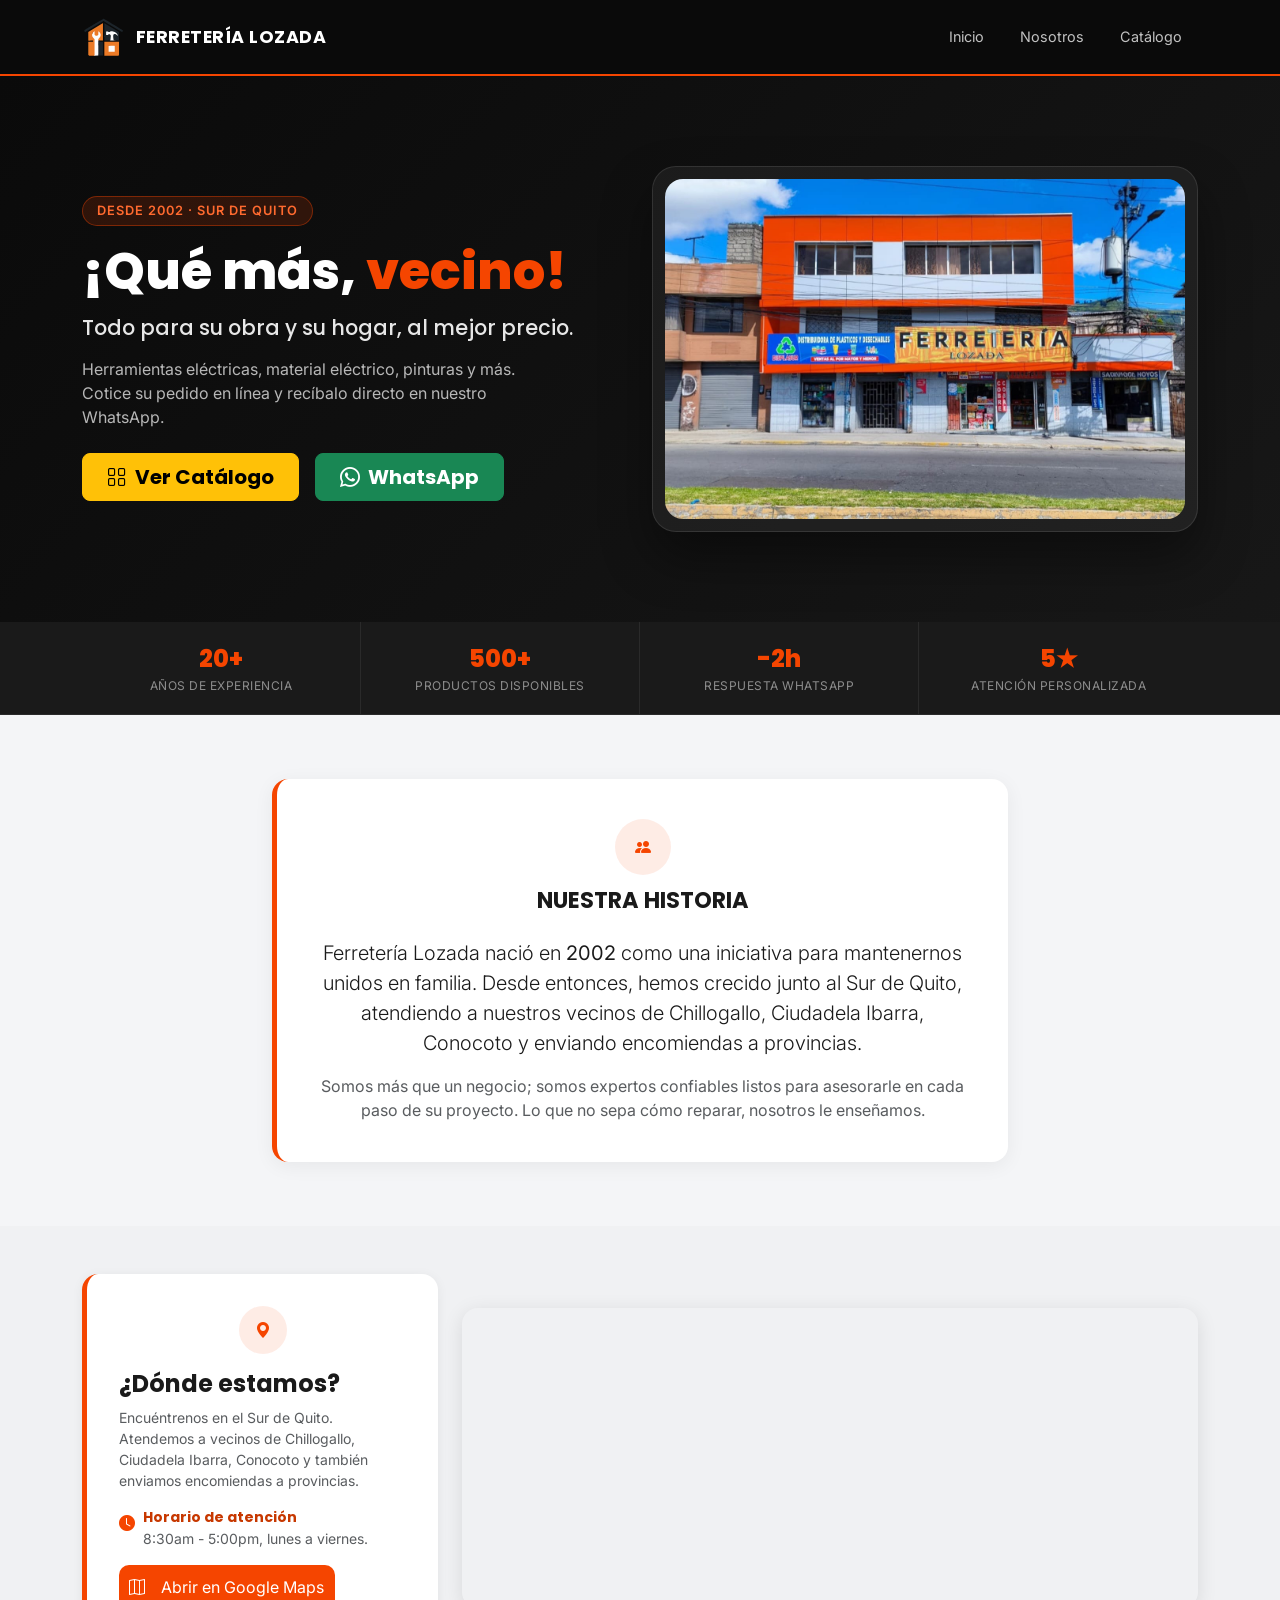
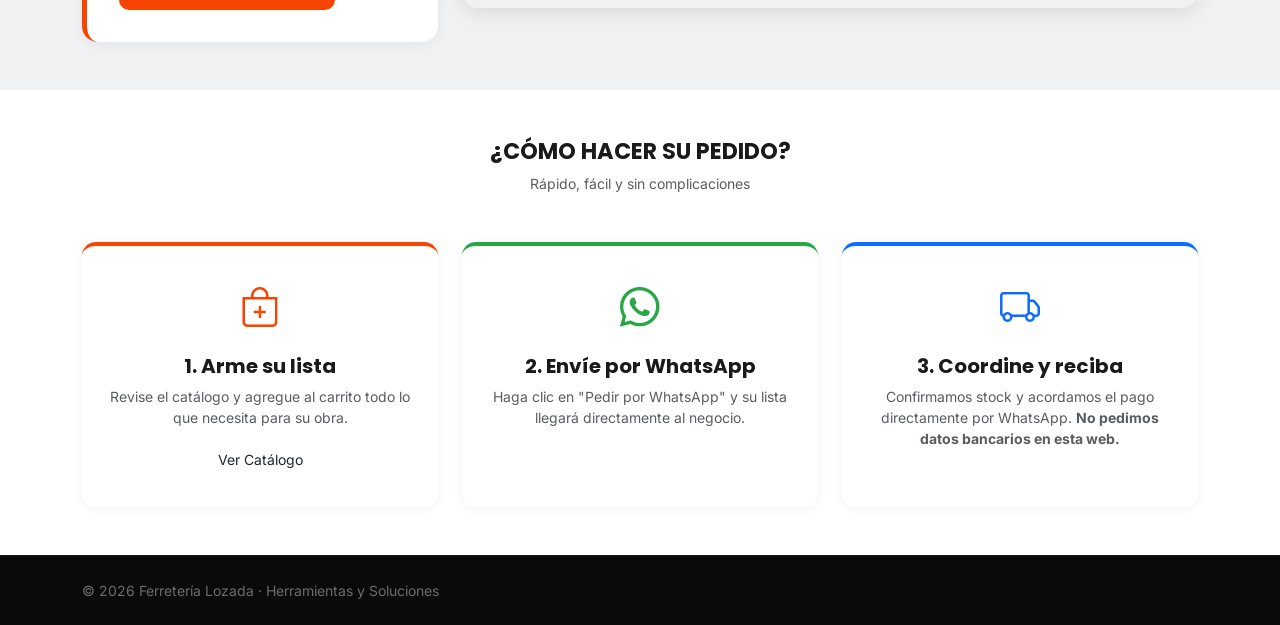
<file: index.html>
<!doctype html>
<html lang="es">

<head>
  <meta charset="UTF-8" />
  <meta name="viewport" content="width=device-width, initial-scale=1.0" />
  <title>Ferretería Lozada | Herramientas y Soluciones</title>
  <link href="Assets/Icono.svg" rel="icon" type="image/svg+xml" />
  <link href="https://cdn.jsdelivr.net/npm/bootstrap@5.3.2/dist/css/bootstrap.min.css" rel="stylesheet" />
  <link rel="stylesheet" href="https://cdn.jsdelivr.net/npm/bootstrap-icons@1.11.4/font/bootstrap-icons.css" />
  <link rel="preconnect" href="https://fonts.googleapis.com">
  <link rel="preconnect" href="https://fonts.gstatic.com" crossorigin>
  <link
    href="https://fonts.googleapis.com/css2?family=Poppins:wght@400;500;600;700;800&family=Inter:wght@400;500;600&display=swap"
    rel="stylesheet">
  <link rel="stylesheet" href="css/styles.css" />
</head>

<body>

  <!-- NAVBAR -->
  <nav class="navbar navbar-expand-lg sticky-top">
    <div class="container">
      <a class="navbar-brand" href="index.html">
        <img src="Assets/Icono.svg"
          alt="Logo of Ferretería Lozada depicting a house with tools, symbolizing home improvement and hardware supplies in a professional tone">
        <span>FERRETERÍA LOZADA</span>
      </a>
      <button class="navbar-toggler border-secondary" type="button" data-bs-toggle="collapse"
        data-bs-target="#navbarNav">
        <span class="navbar-toggler-icon"></span>
      </button>
      <div class="collapse navbar-collapse" id="navbarNav">
        <ul class="navbar-nav ms-auto align-items-center gap-1">
          <li class="nav-item"><a class="nav-link px-3" href="#inicio">Inicio</a></li>
          <li class="nav-item"><a class="nav-link px-3" href="#nosotros">Nosotros</a></li>
          <li class="nav-item"><a class="nav-link px-3" href="catalogo.html">Catálogo</a></li>
        </ul>
      </div>
    </div>
  </nav>

  <!-- HERO -->
  <header id="inicio" class="hero text-white">
    <div class="container position-relative">
      <div class="row align-items-center">
        <div class="col-lg-6">
          <div class="hero-badge">Desde 2002 · Sur de Quito</div>
          <h1 class="text-white fw-800 mb-3">
            ¡Qué más, <span class="hero-accent">vecino!</span>
          </h1>
          <h2 class="text-white mb-3 hero-subtitle">
            Todo para su obra y su hogar, al mejor precio.
          </h2>
          <p class="mb-4">
            Herramientas eléctricas, material eléctrico, pinturas y más. Cotice su pedido en línea y recíbalo directo en
            nuestro WhatsApp.
          </p>
          <div class="d-flex flex-wrap gap-3">
            <a href="catalogo.html" class="btn btn-warning btn-lg fw-bold px-4">
              <i class="bi bi-grid me-2"></i>Ver Catálogo
            </a>
            <a href="https://wa.me/593995307272" target="_blank" class="btn btn-success btn-lg fw-bold px-4">
              <i class="bi bi-whatsapp me-2"></i>WhatsApp
            </a>
          </div>
        </div>
        <div class="col-lg-6 d-none d-lg-block">
          <div class="hero-img-wrap">
            <img src="Assets/Homepage.jpeg" alt="Personal de Ferretería Lozada" class="img-fluid hero-main-img">
          </div>
        </div>
      </div>
    </div>
  </header>

  <!-- STATS BAR -->
  <div class="stats-bar text-white">
    <div class="container">
      <div class="row g-0">
        <div class="col-6 col-md-3 stat-item">
          <div class="stat-num">20+</div>
          <div class="stat-label">Años de experiencia</div>
        </div>
        <div class="col-6 col-md-3 stat-item">
          <div class="stat-num">500+</div>
          <div class="stat-label">Productos disponibles</div>
        </div>
        <div class="col-6 col-md-3 stat-item">
          <div class="stat-num">-2h</div>
          <div class="stat-label">Respuesta WhatsApp</div>
        </div>
        <div class="col-6 col-md-3 stat-item">
          <div class="stat-num">5★</div>
          <div class="stat-label">Atención personalizada</div>
        </div>
      </div>
    </div>
  </div>

  <!-- NOSOTROS -->
  <section id="nosotros" class="py-5">
    <div class="container py-3">
      <div class="row justify-content-center">
        <div class="col-lg-8">
          <div class="nosotros-card">
            <div class="text-center mb-4">
              <div class="hero-icon-wrap">
                <i class="bi bi-people-fill icon-orange"></i>
              </div>
              <h2 class="text-uppercase fw-bold mb-0 section-title-lg">Nuestra Historia</h2>
            </div>
            <p class="lead text-center mb-3">
              Ferretería Lozada nació en <strong>2002</strong> como una iniciativa para mantenernos unidos en familia.
              Desde entonces, hemos crecido junto al Sur de Quito, atendiendo a nuestros vecinos de Chillogallo,
              Ciudadela Ibarra, Conocoto y enviando encomiendas a provincias.
            </p>
            <p class="text-center text-muted mb-0">
              Somos más que un negocio; somos expertos confiables listos para asesorarle en cada paso de su proyecto. Lo
              que no sepa cómo reparar, nosotros le enseñamos.
            </p>
          </div>
        </div>
      </div>
    </div>
  </section>

  <!-- UBICACIÓN -->
  <section id="ubicacion" class="py-5 section-alt-bg">
    <div class="container">
      <div class="row align-items-center g-4">
        <div class="col-lg-4">
          <div class="location-card">
            <div class="location-icon-wrap">
              <i class="bi bi-geo-alt-fill icon-orange"></i>
            </div>
            <h4 class="fw-bold mb-2">¿Dónde estamos?</h4>
            <p class="text-muted small mb-3">Encuéntrenos en el Sur de Quito. Atendemos a vecinos de Chillogallo,
              Ciudadela Ibarra, Conocoto y también enviamos encomiendas a provincias.</p>
            <div class="location-hours d-flex align-items-start gap-2 mb-3">
              <i class="bi bi-clock-fill icon-orange mt-1"></i>
              <div>
                <div class="fw-bold small">Horario de atención</div>
                <div class="text-muted small">8:30am - 5:00pm, lunes a viernes.</div>
              </div>
            </div>
            <a href="https://maps.app.goo.gl/oe4wPnvE44CsF5Ks8" target="_blank" class="btn location-btn">
              <i class="bi bi-map me-2"></i>Abrir en Google Maps
            </a>
          </div>
        </div>
        <div class="col-lg-8">
          <div class="map-card">
            <iframe class="map-frame"
              src="https://www.google.com/maps/embed?pb=!1m18!1m12!1m3!1d1235.115081959671!2d-78.55236983754399!3d-0.27495812401078884!2m3!1f0!2f0!3f0!3m2!1i1024!2i768!4f13.1!3m3!1m2!1s0x91d598c78f36d0a3%3A0xff116e2c8a687087!2sFerreter%C3%ADa%20Lozada!5e1!3m2!1ses-419!2sec!4v1775524830499!5m2!1ses-419!2sec"
              allowfullscreen="" loading="lazy" referrerpolicy="no-referrer-when-downgrade">
            </iframe>
          </div>
        </div>
      </div>
    </div>
  </section>

  <!-- CÓMO COMPRAR -->
  <section class="py-5 section-white">
    <div class="container">
      <div class="text-center mb-5">
        <h2 class="fw-bold text-uppercase section-title-lg">¿Cómo hacer su pedido?</h2>
        <p class="text-muted small">Rápido, fácil y sin complicaciones</p>
      </div>
      <div class="row g-4">
        <div class="col-md-4">
          <div class="step-card orange h-100">
            <div class="step-icon"><i class="bi bi-bag-plus icon-orange"></i></div>
            <h5 class="fw-bold">1. Arme su lista</h5>
            <p class="text-muted small mb-3">Revise el catálogo y agregue al carrito todo lo que necesita para su obra.
            </p>
            <a href="catalogo.html" class="btn btn-sm btn-outline-orange">Ver Catálogo</a>
          </div>
        </div>
        <div class="col-md-4">
          <div class="step-card green h-100">
            <div class="step-icon"><i class="bi bi-whatsapp icon-success"></i></div>
            <h5 class="fw-bold">2. Envíe por WhatsApp</h5>
            <p class="text-muted small mb-0">Haga clic en "Pedir por WhatsApp" y su lista llegará directamente al
              negocio.</p>
          </div>
        </div>
        <div class="col-md-4">
          <div class="step-card blue h-100">
            <div class="step-icon"><i class="bi bi-truck icon-blue"></i></div>
            <h5 class="fw-bold">3. Coordine y reciba</h5>
            <p class="text-muted small mb-0">Confirmamos stock y acordamos el pago directamente por WhatsApp. <strong>No
                pedimos datos bancarios en esta web.</strong></p>
          </div>
        </div>
      </div>
    </div>
  </section>

  <!-- FOOTER -->
  <footer class="py-4 text-white">
    <div class="container">
      <div class="row align-items-center">
        <div class="col-12 text-center text-md-start">
          <p class="mb-0 small footer-note">&copy; 2026 Ferretería Lozada · Herramientas y Soluciones</p>
        </div>
      </div>
    </div>
  </footer>

  <script src="js/security.js"></script>
  <script src="https://cdn.jsdelivr.net/npm/bootstrap@5.3.2/dist/js/bootstrap.bundle.min.js"></script>
</body>

</html>
</file>
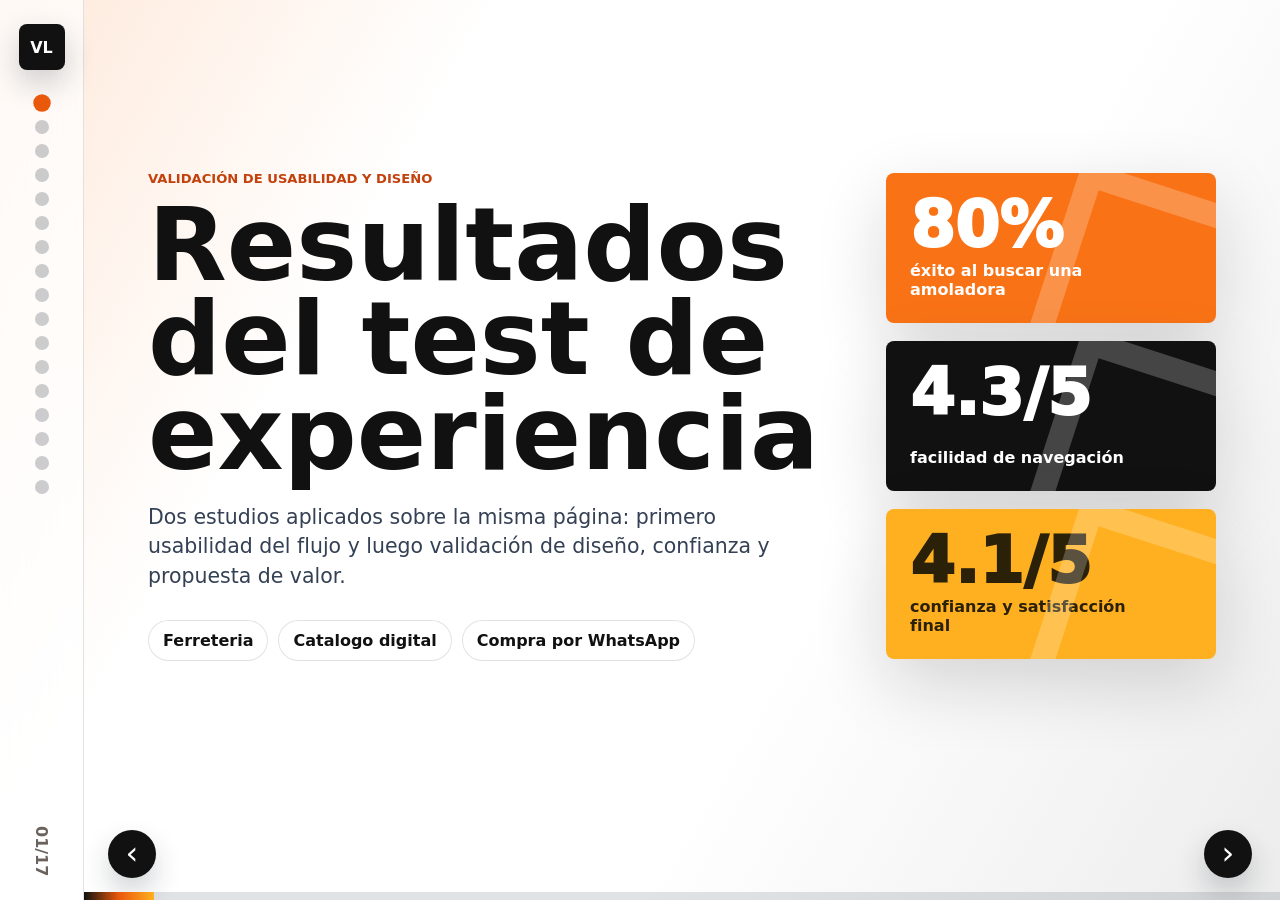
<file: Validacion_y_test/index.html>
<!DOCTYPE html>
<html lang="es">
<head>
  <meta charset="UTF-8">
  <meta name="viewport" content="width=device-width, initial-scale=1.0">
  <title>Validación y Usabilidad | Resultados de Test</title>
  <link rel="stylesheet" href="styles.css">
</head>
<body>
  <div class="presentation-shell">
    <aside class="side-rail" aria-label="Navegacion de diapositivas">
      <div class="brand-mark">VL</div>
      <nav id="slideDots" class="slide-dots"></nav>
      <div class="slide-counter"><span id="currentSlide">01</span>/<span id="totalSlides">17</span></div>
    </aside>

    <main class="deck" id="deck">
      <section class="slide slide-hero is-active" data-title="Portada">
        <div class="hero-layout">
          <div class="hero-copy">
            <p class="eyebrow">Validación de usabilidad y diseño</p>
            <h1>Resultados del test de experiencia</h1>
            <p class="hero-lead">
              Dos estudios aplicados sobre la misma página: primero usabilidad del flujo
              y luego validación de diseño, confianza y propuesta de valor.
            </p>
            <div class="hero-tags">
              <span>Ferreteria</span>
              <span>Catalogo digital</span>
              <span>Compra por WhatsApp</span>
            </div>
          </div>
          <div class="hero-scoreboard" aria-label="Metricas principales">
            <article class="hero-stat accent-teal">
              <span>80%</span>
              <p>éxito al buscar una amoladora</p>
            </article>
            <article class="hero-stat accent-green">
              <span>4.3/5</span>
              <p>facilidad de navegación</p>
            </article>
            <article class="hero-stat accent-gold">
              <span>4.1/5</span>
              <p>confianza y satisfacción final</p>
            </article>
          </div>
        </div>
      </section>

      <section class="slide" data-title="Usabilidad">
        <div class="study-kicker">Estudio 01</div>
        <div class="slide-header">
          <p class="eyebrow">Test de usabilidad</p>
          <h2>El sitio se entiende como ferretería, pero el carrito y el envío del pedido generan fricción.</h2>
        </div>
        <div class="insight-grid">
          <article class="insight-tile">
            <span class="tile-number">01</span>
            <h3>Propuesta reconocible</h3>
            <p>10 de 10 participantes identificaron una ferretería, tienda de construcción o herramientas.</p>
          </article>
          <article class="insight-tile">
            <span class="tile-number">02</span>
            <h3>Búsqueda funcional</h3>
            <p>La misión de encontrar una amoladora tuvo 80% de éxito y 20.3 segundos de duración promedio.</p>
          </article>
          <article class="insight-tile warning">
            <span class="tile-number">03</span>
            <h3>Carrito poco visible</h3>
            <p>El resumen del carrito fue el punto de fricción más señalado: 40% lo eligió como dificultad principal.</p>
          </article>
          <article class="insight-tile warning">
            <span class="tile-number">04</span>
            <h3>Pedido requiere cierre claro</h3>
            <p>Enviar el pedido alcanzó 70% de éxito, pero tuvo 30% de abandono y rutas indirectas largas.</p>
          </article>
        </div>
      </section>

      <section class="slide" data-title="Primera impresión">
        <div class="slide-header split">
          <div>
            <p class="eyebrow">Primera impresión del sitio</p>
            <h2>La categoría fue comprendida de forma inmediata.</h2>
            <p class="question">¿Qué crees que vende o hace este sitio? Descríbelo con tus propias palabras.</p>
          </div>
          <div class="metric-pill">
            <strong>10</strong>
            <span>respuestas</span>
          </div>
        </div>
        <div class="impression-layout">
          <div class="recognition-gauge">
            <div class="gauge-ring"><span>100%</span></div>
            <p>asoció el sitio con ferretería, construcción, herramientas o tienda física del sector.</p>
          </div>
          <div class="quote-wall compact">
            <blockquote>"Una ferretería para los vecinos."</blockquote>
            <blockquote>"Vende productos de construcción."</blockquote>
            <blockquote>"Se siente como una tienda especializada en herramientas."</blockquote>
            <blockquote>"Es una tienda virtual con local físico."</blockquote>
          </div>
        </div>
        <div class="callout">
          <strong>Lectura:</strong>
          <span>La comprensión general es sólida, aunque una respuesta pidió imágenes más claras relacionadas con ferretería desde el primer impacto.</span>
        </div>
      </section>

      <section class="slide" data-title="Misiones">
        <div class="slide-header">
          <p class="eyebrow">Prototype test</p>
          <h2>Buscar producto fue más directo que enviar el pedido.</h2>
          <p class="chart-note">Cada tarjeta resume si la tarea se completó, si hubo abandono y si aparecieron clics fuera del objetivo.</p>
        </div>
        <div class="mission-grid">
          <article class="mission-card">
            <div class="mission-head">
              <span>Buscar producto</span>
              <strong>20.3s</strong>
            </div>
            <p>Imagina que necesitas comprar una amoladora. ¿Dónde harías clic para encontrarlo?</p>
            <div id="searchMissionChart" class="radial-metrics"></div>
          </article>
          <article class="mission-card">
            <div class="mission-head">
              <span>Enviar pedido</span>
              <strong>19.9s</strong>
            </div>
            <p>Ya tienes tus productos listos. ¿Dónde harías clic para enviar tu pedido al local?</p>
            <div id="orderMissionChart" class="radial-metrics"></div>
          </article>
        </div>
        <div class="path-summary">
          <article><strong>Home → Productos → Amoladora</strong><span>ruta principal de búsqueda exitosa</span></article>
          <article><strong>Productos → Carrito → WhatsApp</strong><span>ruta directa ideal para completar pedido</span></article>
          <article><strong>Rutas indirectas</strong><span>aparecen al volver a productos, amoladora, tornillo o home</span></article>
        </div>
      </section>

      <section class="slide" data-title="Navegación">
        <div class="slide-header split">
          <div>
            <p class="eyebrow">Experiencia de navegación</p>
            <h2>La facilidad percibida fue alta, pero el resumen del carrito concentró la duda.</h2>
            <p class="question">¿Qué tan fácil resultó navegar por el catálogo, agregar el producto al carrito y enviar el pedido por WhatsApp?</p>
          </div>
          <div class="metric-pill">
            <strong>4.3</strong>
            <span>promedio de facilidad / 10 respuestas</span>
          </div>
        </div>
        <div class="dual-chart">
          <div>
            <h3>Facilidad de navegación</h3>
            <p class="chart-note">Escala 1 a 5: de “muy difícil” a “muy fácil”. Cada columna muestra cuántas personas eligieron ese nivel.</p>
            <div id="navigationChart" class="scale-chart compact-scale"></div>
          </div>
          <div>
            <h3>Puntos de fricción</h3>
            <p class="chart-note">Las barras muestran dónde se concentraron las dudas durante el proceso.</p>
            <div id="frictionChart" class="horizontal-chart tight"></div>
          </div>
        </div>
      </section>

      <section class="slide" data-title="Cambios flujo">
        <div class="slide-header">
          <p class="eyebrow">Cambios en el flujo</p>
          <h2>Las mejoras solicitadas apuntan a visibilidad del carrito, confirmación y jerarquía de productos.</h2>
        </div>
        <div class="flow-fix-layout">
          <div class="stacked-meter" aria-label="Clasificación de oportunidades del flujo">
            <div class="meter-segment attention" style="--size: 50%;">
              <strong>50%</strong>
              <span>pidió mejorar carrito, resumen o indicador de cantidad</span>
            </div>
            <div class="meter-segment ok" style="--size: 20%;">
              <strong>20%</strong>
              <span>no cambiaría nada; el flujo se entiende</span>
            </div>
            <div class="meter-segment info" style="--size: 30%;">
              <strong>30%</strong>
              <span>pidió categorías claras, clic en imagen o revisión final</span>
            </div>
          </div>
          <div class="recommendation-stack">
            <article>
              <span>Prioridad alta</span>
              <h3>Carrito fijo arriba a la derecha</h3>
              <p>Varias respuestas lo describen como pequeño, poco visible o parecido a un pop-up de asistencia.</p>
            </article>
            <article>
              <span>Prioridad media</span>
              <h3>Notificación al agregar producto</h3>
              <p>Mostrar confirmación, cantidad agregada y acceso inmediato a ver el carrito.</p>
            </article>
            <article>
              <span>Prioridad media</span>
              <h3>Revisión final del pedido</h3>
              <p>Antes de WhatsApp, presentar una vista clara del resumen para reducir abandono.</p>
            </article>
          </div>
        </div>
      </section>

      <section class="slide" data-title="Conclusiones UX">
        <div class="slide-header">
          <p class="eyebrow">Conclusiones de usabilidad</p>
          <h2>El flujo base funciona; el cierre de compra necesita más señales visibles.</h2>
        </div>
        <div class="roadmap">
          <article>
            <span>1</span>
            <h3>Hacer visible el carrito</h3>
            <p>Ubicarlo arriba a la derecha, con contador persistente y vista previa desplegable.</p>
          </article>
          <article>
            <span>2</span>
            <h3>Confirmar cada acción</h3>
            <p>Mostrar aviso cuando se agrega un producto y orientar al siguiente paso.</p>
          </article>
          <article>
            <span>3</span>
            <h3>Reducir rutas indirectas</h3>
            <p>Dar caminos más claros desde producto, carrito y WhatsApp para completar pedido.</p>
          </article>
          <article>
            <span>4</span>
            <h3>Refinar entrada visual</h3>
            <p>Reforzar imágenes de ferretería y categorías para que la primera impresión sea inequívoca.</p>
          </article>
        </div>
        <div class="closing-band">
          <strong>Conclusión UX:</strong>
          <span>La usabilidad general es positiva, con 4.3/5 en navegación. La mayor ganancia está en convertir el carrito en un elemento visible, persistente y fácil de revisar.</span>
        </div>
      </section>

      <section class="slide section-divider" data-title="Diseño">
        <div class="divider-content">
          <p class="eyebrow">Estudio 02</p>
          <h2>Validación de diseño</h2>
          <p>Resultados homologados a base n=10 sobre confianza, claridad del modelo de pedido, relevancia percibida y satisfacción final.</p>
        </div>
      </section>

      <section class="slide" data-title="Resumen">
        <div class="slide-header">
          <p class="eyebrow">Lectura ejecutiva</p>
          <h2>El diseño comunica valor, pero necesita reforzar claridad operativa.</h2>
        </div>
        <div class="insight-grid">
          <article class="insight-tile">
            <span class="tile-number">01</span>
            <h3>Alta confianza inicial</h3>
            <p>La seguridad para enviar pedidos alcanza 4.1/5 y el 80% votó 4 o 5.</p>
          </article>
          <article class="insight-tile">
            <span class="tile-number">02</span>
            <h3>WhatsApp suma valor</h3>
            <p>Los comentarios asocian el contacto directo con asesoría, cercanía y decisión de compra.</p>
          </article>
          <article class="insight-tile warning">
            <span class="tile-number">03</span>
            <h3>Flujo de pagos ambiguo</h3>
            <p>36% dijo que no quedó completamente claro que el sitio no procesa pagos.</p>
          </article>
          <article class="insight-tile warning">
            <span class="tile-number">04</span>
            <h3>Oportunidad mobile</h3>
            <p>Una respuesta crítica indica que no pudo abrirse correctamente en dispositivos móviles.</p>
          </article>
        </div>
      </section>

      <section class="slide" data-title="Confianza">
        <div class="slide-header split">
          <div>
            <p class="eyebrow">Confiabilidad</p>
            <h2>Seguridad al enviar el pedido por el sitio</h2>
            <p class="question">Del 1 al 5, ¿qué tan seguro(a) te sentirías enviando tu pedido a través de este sitio?</p>
          </div>
          <div class="metric-pill">
            <strong>4.1</strong>
            <span>promedio de seguridad / 10 respuestas</span>
          </div>
        </div>
        <p class="chart-note">Escala 1 a 5: de “nada seguro” a “muy seguro”. Las columnas muestran la distribución de respuestas.</p>
        <div id="trustChart" class="scale-chart" aria-label="Grafico de barras de confiabilidad"></div>
        <div class="takeaway-row">
          <div><strong>80%</strong><span>se ubicó en los niveles altos de seguridad: 4 o 5</span></div>
          <div><strong>5/10</strong><span>personas marcaron la máxima seguridad: “muy seguro”</span></div>
          <div><strong>1/10</strong><span>persona indicó el nivel más bajo: “nada seguro”</span></div>
        </div>
      </section>

      <section class="slide" data-title="Mapa">
        <div class="slide-header split">
          <div>
            <p class="eyebrow">Confiabilidad</p>
            <h2>Mapa y trayectoria desde 2002 refuerzan credibilidad</h2>
            <p class="question">¿Consideras que indicar la ubicación en el mapa o su existencia desde el año 2002 reforzó tu confianza?</p>
          </div>
          <div class="metric-pill">
            <strong>10</strong>
            <span>respuestas</span>
          </div>
        </div>
        <div class="yes-no-stage">
          <canvas id="mapTrustDonut" width="360" height="360" aria-label="Grafico circular de respuestas si y no"></canvas>
          <div class="yes-no-copy">
            <div class="mega-word"><span>YES</span><em>/</em><span class="muted">NO</span></div>
            <p class="chart-note"></p>
            <div class="split-stats">
              <article><strong>90%</strong><span>9 de 10 personas dijeron que sí reforzó su confianza</span></article>
              <article><strong>10%</strong><span>1 de 10 personas dijo que no cambió su confianza</span></article>
            </div>
          </div>
        </div>
      </section>

      <section class="slide" data-title="Flujo">
        <div class="slide-header split">
          <div>
            <p class="eyebrow">Entendimiento de flujo</p>
            <h2>La regla de no procesar pagos necesita ser más explícita</h2>
            <p class="question">¿La página comunica claramente que no realiza ni procesa pagos o transacciones directamente?</p>
          </div>
          <div class="metric-pill">
            <strong>10</strong>
            <span>respuestas</span>
          </div>
        </div>
        <p class="chart-note">La barra mide claridad del mensaje: si el usuario entendió que el sitio no cobra ni procesa pagos directamente.</p>
        <div id="flowChart" class="horizontal-chart"></div>
        <div class="callout">
          <strong>Lectura:</strong>
          <span>60% entendió el flujo en algún nivel, pero el 40% marcó que no quedó completamente claro.</span>
        </div>
      </section>

      <section class="slide" data-title="Satisfaccion">
        <div class="slide-header split">
          <div>
            <p class="eyebrow">Satisfaccion final</p>
            <h2>Recomendación del sitio a compañeros o vecinos</h2>
            <p class="question">Del 1 al 5, ¿qué tan probable es que recomiendes este sitio a alguien que compra en ferreterías?</p>
          </div>
          <div class="metric-pill">
            <strong>4.1</strong>
            <span>promedio de recomendación / 10 respuestas</span>
          </div>
        </div>
        <p class="chart-note">Escala 1 a 5: de “no lo recomendaría” a “lo recomendaría sin dudarlo”.</p>
        <div id="satisfactionChart" class="scale-chart"></div>
        <div class="takeaway-row">
          <div><strong>80%</strong><span>se ubicó en intención alta de recomendación: 4 o 5</span></div>
          <div><strong>5/10</strong><span>personas eligieron la respuesta más fuerte: “sin dudarlo”</span></div>
          <div><strong>2/10</strong><span>personas quedaron entre baja recomendación y neutralidad</span></div>
        </div>
      </section>

      <section class="slide" data-title="Percepcion">
        <div class="slide-header">
          <p class="eyebrow">Percepcion del diseno</p>
          <h2>Las palabras dominantes fueron facilidad, utilidad, modernidad y rapidez.</h2>
          <p class="chart-note">Cada barra indica cuántas personas asociaron el diseño con esa palabra. Como podían elegir varias, los porcentajes no suman 100%.</p>
        </div>
        <div class="perception-layout">
          <div id="wordBars" class="word-bars"></div>
          <div class="word-cloud" aria-label="Nube de palabras">
            <span class="w1">Fácil de usar</span>
            <span class="w2">Útil</span>
            <span class="w3">Moderno</span>
            <span class="w4">Rapido</span>
            <span class="w5">Familiar</span>
            <span class="w6">Profesional</span>
            <span class="w7">Confiable</span>
            <span class="w8">Atractivo</span>
            <span class="w9">Económico</span>
          </div>
        </div>
      </section>

      <section class="slide" data-title="Comentarios">
        <div class="slide-header">
          <p class="eyebrow">Respuestas abiertas</p>
          <h2>La mayoría encontró lo necesario; las oportunidades se concentran en detalle, fotos y mobile.</h2>
        </div>
        <div class="qual-layout">
          <div class="stacked-meter" aria-label="Clasificacion de respuestas sobre informacion faltante">
            <div class="meter-segment ok" style="--size: 70%;">
              <strong>70%</strong>
              <span>sin información faltante o todo correcto</span>
            </div>
            <div class="meter-segment attention" style="--size: 30%;">
              <strong>30%</strong>
              <span>mencionó detalle, fotos o versión móvil</span>
            </div>
          </div>
          <div class="quote-wall">
            <blockquote>"Encuentro fácilmente lo que busco."</blockquote>
            <blockquote>"Me permite revisar el catálogo para realizar la compra por WhatsApp."</blockquote>
            <blockquote>"Ayuda mucho tener la foto de los productos para poder decidir la compra."</blockquote>
            <blockquote>"No se puede abrir en formato de dispositivos mobiles."</blockquote>
          </div>
        </div>
      </section>

      <section class="slide" data-title="Valor">
        <div class="slide-header">
          <p class="eyebrow">Relevancia y propuesta de valor</p>
          <h2>El sitio encaja especialmente con usuarios que necesitan decidir rápido y confirmar por WhatsApp.</h2>
        </div>
        <div class="value-map">
          <article>
            <span class="icon-dot teal"></span>
            <h3>Facilidad de busqueda</h3>
            <p>Los participantes destacaron rapidez, entendimiento sencillo y facilidad para encontrar productos.</p>
          </article>
          <article>
            <span class="icon-dot gold"></span>
            <h3>Catálogo como puente</h3>
            <p>El catálogo no reemplaza la venta directa: prepara la decisión y lleva la conversación a WhatsApp.</p>
          </article>
          <article>
            <span class="icon-dot coral"></span>
            <h3>Confianza por asesoría</h3>
            <p>WhatsApp fue percibido como una vía para resolver dudas antes de comprar.</p>
          </article>
          <article>
            <span class="icon-dot ink"></span>
            <h3>Brecha de audiencia</h3>
            <p>Un perfil no suele comprar estos productos vía web y otro no pudo visualizar el sitio.</p>
          </article>
        </div>
      </section>

      <section class="slide closing-slide" data-title="Cierre">
        <div class="slide-header">
          <p class="eyebrow">Conclusiones generales</p>
          <h2>Qué nos dicen ambos estudios antes de definir los siguientes pasos.</h2>
        </div>
        <div class="result-conclusion-card">
          <div>
            
            <h3>La página ya comunica la categoría y genera confianza, pero el momento de cierre necesita señales más claras.</h3>
            <p>
              Los usuarios entienden que se trata de una ferretería, encuentran valor en el catálogo y perciben confianza
              por WhatsApp, mapa y trayectoria. La oportunidad principal está en hacer visible el carrito, explicar mejor
              el flujo de pedido y reforzar la experiencia móvil.
            </p>
          </div>
          <div class="conclusion-points">
            <article><strong>4.3/5</strong><span>facilidad de navegación</span></article>
            <article><strong>80%</strong><span>éxito buscando producto</span></article>
            <article><strong>40%</strong><span>fricción en resumen del carrito</span></article>
            <article><strong>90%</strong><span>más confianza con mapa y trayectoria</span></article>
          </div>
        </div>
        <div class="next-step-label">Siguientes pasos recomendados</div>
        <div class="roadmap">
          <article>
            <span>1</span>
            <h3>Corregir experiencia móvil</h3>
            <p>Verificar apertura, layout responsive y legibilidad en teléfonos.</p>
          </article>
          <article>
            <span>2</span>
            <h3>Explicar el flujo de pago</h3>
            <p>Mostrar que el sitio no cobra directamente y que el pedido se confirma por WhatsApp.</p>
          </article>
          <article>
            <span>3</span>
            <h3>Completar fichas de producto</h3>
            <p>Agregar detalles, disponibilidad, medidas y mejores fotos cuando aplique.</p>
          </article>
          <article>
            <span>4</span>
            <h3>Conservar lo que funcionó</h3>
            <p>Mantener rapidez, estructura simple, catálogo visual y contacto directo.</p>
          </article>
        </div>
        <div class="closing-band">
          <strong>Conclusion:</strong>
          <span>La propuesta fue validada positivamente, con confianza y satisfacción promedio de 4.1/5. El mayor retorno está en aclarar el flujo y reforzar mobile.</span>
        </div>
      </section>
    </main>

    <footer class="controls" aria-label="Controles de presentacion">
      <button id="prevBtn" type="button" aria-label="Diapositiva anterior">
        <span aria-hidden="true">‹</span>
      </button>
      <div class="progress-track"><span id="progressBar"></span></div>
      <button id="nextBtn" type="button" aria-label="Diapositiva siguiente">
        <span aria-hidden="true">›</span>
      </button>
    </footer>
  </div>

  <script src="script.js"></script>
</body>
</html>
</file>
<file: css/styles.css>
:root {
      --orange: #f54500;
      --orange-light: #ff6a2f;
      --orange-dark: #c73800;
      --black: #0a0a0a;
      --dark: #1a1a1a;
      --dark-mid: #2a2a2a;
      --gray: #6c757d;
      --light-gray: #f4f5f7;
      --white: #ffffff;
      --warning: #ffc107;
      --success: #28a745;
    }

    * {
      box-sizing: border-box;
    }

    body {
      font-family: 'Inter', sans-serif;
      background-color: var(--light-gray);
      color: var(--dark);
      overflow-x: hidden;
      scroll-behavior: smooth;
    }

    h1,
    h2,
    h3,
    h4,
    h5,
    h6,
    .navbar-brand,
    .fw-bold {
      font-family: 'Poppins', sans-serif;
    }

    /* CURSOR */
    button,
    a,
    .btn,
    .navbar-brand,
    .nav-link,
    .filter-btn,
    .badge[onclick],
    [onclick],
    input[type="button"],
    input[type="submit"],
    .cursor-pointer,
    select,
    label[for],
    .offcanvas-title {
      cursor: pointer !important;
    }

    /* NAVBAR */
    .navbar {
      background-color: var(--black) !important;
      padding: 0.75rem 0;
      border-bottom: 2px solid var(--orange);
    }

    .navbar-brand {
      display: flex;
      align-items: center;
      gap: 10px;
      color: var(--white) !important;
      font-size: 1.1rem;
      font-weight: 700;
      letter-spacing: 0.5px;
    }

    .navbar-brand img {
      height: 40px;
      width: auto;
    }

    .navbar-brand .brand-placeholder {
      height: 40px;
      width: 40px;
      background: var(--orange);
      border-radius: 6px;
      display: flex;
      align-items: center;
      justify-content: center;
      font-size: 1.1rem;
      color: white;
      font-weight: 800;
    }

    .nav-link {
      color: rgba(255, 255, 255, 0.75) !important;
      transition: color 0.2s;
      font-size: 0.9rem;
    }

    .nav-link:hover {
      color: var(--orange) !important;
    }

    .nav-cart-link {
      display: inline-flex;
      align-items: center;
      gap: 0.2rem;
      color: var(--white) !important;
      background: rgba(245, 69, 0, 0.14);
      border: 1px solid rgba(245, 69, 0, 0.35);
      border-radius: 10px;
    }

    .nav-cart-link:hover {
      background: var(--orange);
      color: var(--white) !important;
    }

    #btn-logout {
      color: #ff6b6b !important;
    }

    /* VIEW TRANSITIONS */
    .view-section {
      opacity: 0;
      transform: translateY(16px);
      transition: opacity 0.35s ease, transform 0.35s ease;
      display: none;
    }

    .view-section.active {
      opacity: 1;
      transform: translateY(0);
      display: block;
    }

    /* HERO */
    .hero {
      background: linear-gradient(135deg, var(--black) 0%, #1c1c1c 45%, #2a1200 100%);
      background-size: 300% 300%;
      animation: heroGradientMove 15s ease infinite;
      padding: 90px 0;
      position: relative;
      overflow: hidden;
    }

    @keyframes heroGradientMove {
      0% {
        background-position: 0% 100%;
      }

      100% {
        background-position: 100% 0%;
      }
    }

    .hero-badge {
      display: inline-block;
      background: rgba(245, 69, 0, 0.15);
      border: 1px solid rgba(245, 69, 0, 0.4);
      color: var(--orange-light);
      padding: 4px 14px;
      border-radius: 20px;
      font-size: 0.8rem;
      font-weight: 600;
      letter-spacing: 1px;
      text-transform: uppercase;
      margin-bottom: 1rem;
    }

    .hero h1 {
      font-size: clamp(2rem, 5vw, 3.2rem);
      font-weight: 800;
      line-height: 1.15;
    }

    .hero-accent {
      color: var(--orange);
    }

    .hero p {
      color: rgba(255, 255, 255, 0.7);
      font-size: 1rem;
      max-width: 480px;
    }

    .hero-icon-bg {
      font-size: 9rem;
      color: rgba(245, 69, 0, 0.08);
      position: absolute;
      right: 5%;
      top: 50%;
      transform: translateY(-50%);
      pointer-events: none;
      animation: heroIconBounce 2.5s cubic-bezier(0.68, -0.55, 0.265, 1.55) infinite;
    }

    @keyframes heroIconBounce {

      0%,
      100% {
        transform: translateY(-50%) scale(1);
      }

      50% {
        transform: translateY(-50%) scale(1.15);
      }
    }

    .hero-img-wrap {
      position: relative;
      padding: 12px;
      background: rgba(255, 255, 255, 0.05);
      border-radius: 24px;
      border: 1px solid rgba(255, 255, 255, 0.1);
      box-shadow: 0 25px 50px rgba(0, 0, 0, 0.4);
      transition: all 0.4s ease;
      overflow: hidden;
    }

    .hero-img-wrap:hover {
      transform: translateY(-10px) scale(1.02);
      box-shadow: 0 30px 60px rgba(0, 0, 0, 0.5);
    }

    .hero-main-img {
      border-radius: 18px;
      width: 100%;
      height: auto;
      object-fit: cover;
      display: block;
    }

    /* STATS BAR */
    .stats-bar {
      background: var(--dark);
      border-bottom: 1px solid rgba(255, 255, 255, 0.07);
    }

    .stat-item {
      padding: 1.2rem 0;
      border-right: 1px solid rgba(255, 255, 255, 0.07);
      text-align: center;
    }

    .stat-item:last-child {
      border-right: none;
    }

    .stat-num {
      font-size: 1.5rem;
      font-weight: 800;
      color: var(--orange);
      font-family: 'Poppins', sans-serif;
    }

    .stat-label {
      font-size: 0.75rem;
      color: rgba(255, 255, 255, 0.5);
      text-transform: uppercase;
      letter-spacing: 0.5px;
    }

    /* NOSOTROS */
    .nosotros-card {
      background: white;
      border-radius: 16px;
      border-left: 5px solid var(--orange);
      box-shadow: 0 4px 20px rgba(0, 0, 0, 0.06);
      padding: 2.5rem;
    }

    /* PASOS */
    .step-card {
      background: white;
      border-radius: 14px;
      padding: 2rem 1.5rem;
      text-align: center;
      box-shadow: 0 2px 12px rgba(0, 0, 0, 0.05);
      border-top: 4px solid transparent;
      transition: transform 0.25s, box-shadow 0.25s;
    }

    .step-card:hover {
      transform: translateY(-4px);
      box-shadow: 0 8px 24px rgba(0, 0, 0, 0.1);
    }

    .step-card.orange {
      border-top-color: var(--orange);
    }

    .step-card.green {
      border-top-color: var(--success);
    }

    .step-card.blue {
      border-top-color: #0d6efd;
    }

    .step-icon {
      font-size: 2.5rem;
      margin-bottom: 1rem;
    }

    /* FILTROS CATÁLOGO */
    .filter-btn {
      border-radius: 20px;
      padding: 0.35rem 1.1rem;
      font-size: 0.85rem;
      font-weight: 600;
      transition: all 0.2s;
      border: 2px solid #333;
      color: #333;
      background: white;
    }

    .filter-btn.active,
    .filter-btn:hover {
      background: var(--dark);
      color: white;
      border-color: var(--dark);
    }

    /* PRODUCT CARDS */
    .product-card {
      background: white;
      border-radius: 14px;
      overflow: hidden;
      border: none;
      box-shadow: 0 2px 10px rgba(0, 0, 0, 0.06);
      transition: transform 0.25s, box-shadow 0.25s;
    }

    .product-card:hover {
      transform: translateY(-6px);
      box-shadow: 0 12px 28px rgba(0, 0, 0, 0.1);
    }

    .product-img-container {
      height: 200px;
      overflow: hidden;
      background: #f0f0f0;
      display: flex;
      align-items: center;
      justify-content: center;
    }

    .product-img-container img {
      width: 100%;
      height: 100%;
      object-fit: cover;
      transition: transform 0.4s;
    }

    .product-card:hover .product-img-container img {
      transform: scale(1.05);
    }

    .product-img-container .placeholder-icon {
      font-size: 4rem;
      color: #ccc;
    }

    .product-badge {
      display: inline-block;
      background: rgba(245, 69, 0, 0.1);
      color: var(--orange-dark);
      border: 1px solid rgba(245, 69, 0, 0.2);
      padding: 2px 10px;
      border-radius: 12px;
      font-size: 0.75rem;
      font-weight: 600;
    }

    .product-price {
      font-size: 1.5rem;
      font-weight: 800;
      color: var(--orange);
      font-family: 'Poppins', sans-serif;
    }

    .btn-add-cart {
      background: var(--dark);
      color: white;
      border: none;
      border-radius: 8px;
      padding: 0.6rem 1rem;
      width: 100%;
      font-weight: 600;
      font-size: 0.9rem;
      transition: all 0.2s;
    }

    .btn-add-cart:hover {
      background: var(--orange);
      color: white;
    }

    .btn-add-cart.added {
      background: var(--success);
      color: white;
    }

    .btn-add-cart:disabled {
      background: #ccc;
      color: #888;
      cursor: not-allowed !important;
    }

    /* LOADING SPINNER */
    .upload-spinner {
      display: none;
      width: 16px;
      height: 16px;
      border: 2px solid rgba(255, 255, 255, 0.3);
      border-top-color: white;
      border-radius: 50%;
      animation: spin 0.7s linear infinite;
      margin-left: 8px;
    }

    @keyframes spin {
      to {
        transform: rotate(360deg);
      }
    }

    /* FLOATING CART */
    .floating-cart-btn {
      position: fixed;
      bottom: 28px;
      right: 28px;
      width: 76px;
      height: 76px;
      background: var(--orange);
      border: none;
      border-radius: 50%;
      display: flex;
      align-items: center;
      justify-content: center;
      font-size: 1.85rem;
      color: white;
      z-index: 1000;
      box-shadow: 0 8px 24px rgba(245, 69, 0, 0.45);
      transition: transform 0.2s, box-shadow 0.2s;
    }

    .floating-cart-btn:hover {
      transform: scale(1.08);
      box-shadow: 0 12px 30px rgba(245, 69, 0, 0.5);
    }

    /* OFFCANVAS CARRITO */
    .offcanvas-header {
      background: var(--dark);
    }

    .cart-item-img {
      width: 52px;
      height: 52px;
      object-fit: cover;
      border-radius: 8px;
      flex-shrink: 0;
    }

    .cart-item-icon-placeholder {
      width: 52px;
      height: 52px;
      background: #f0f0f0;
      border-radius: 8px;
      display: flex;
      align-items: center;
      justify-content: center;
      color: #bbb;
      font-size: 1.3rem;
      flex-shrink: 0;
    }

    .qty-btn {
      width: 28px;
      height: 28px;
      border-radius: 6px;
      border: 1.5px solid #ddd;
      background: white;
      font-weight: 700;
      font-size: 1rem;
      line-height: 1;
      display: flex;
      align-items: center;
      justify-content: center;
      transition: all 0.15s;
    }

    .qty-btn:hover {
      border-color: var(--orange);
      color: var(--orange);
    }

    .cart-total-footer {
      background: white;
      border-top: 2px solid #f0f0f0;
      padding: 1rem 1.25rem;
    }

    .btn-whatsapp-send {
      background: #25d366;
      color: white;
      border: none;
      border-radius: 10px;
      padding: 0.8rem;
      font-weight: 700;
      font-size: 1rem;
      width: 100%;
      transition: background 0.2s;
    }

    .btn-whatsapp-send:hover {
      background: #1db954;
      color: white;
    }

    /* ADMIN TABLE */
    .admin-table thead th {
      background: var(--dark);
      color: rgba(255, 255, 255, 0.85);
      font-family: 'Poppins', sans-serif;
      font-weight: 600;
      font-size: 0.82rem;
      text-transform: uppercase;
      letter-spacing: 0.5px;
      border: none;
      padding: 1rem 0.75rem;
    }

    .admin-table td {
      vertical-align: middle;
      padding: 0.85rem 0.75rem;
      border-bottom: 1px solid #f0f0f0;
    }

    .admin-table tr:last-child td {
      border-bottom: none;
    }

    .admin-thumb {
      width: 46px;
      height: 46px;
      object-fit: cover;
      border-radius: 8px;
      border: 1.5px solid #eee;
    }

    .admin-thumb-placeholder {
      width: 46px;
      height: 46px;
      background: #f4f4f4;
      border-radius: 8px;
      display: flex;
      align-items: center;
      justify-content: center;
      color: #bbb;
      font-size: 1.1rem;
      border: 1.5px solid #eee;
    }

    .stock-btn {
      border: none;
      border-radius: 20px;
      padding: 4px 14px;
      font-size: 0.8rem;
      font-weight: 700;
      transition: all 0.2s;
    }

    .stock-btn.in-stock {
      background: #d1fae5;
      color: #065f46;
    }

    .stock-btn.in-stock:hover {
      background: #a7f3d0;
    }

    .stock-btn.out-stock {
      background: #fee2e2;
      color: #991b1b;
    }

    .stock-btn.out-stock:hover {
      background: #fecaca;
    }

    /* MODALES */
    .modal-content {
      border: none;
      border-radius: 16px;
      overflow: hidden;
      box-shadow: 0 20px 60px rgba(0, 0, 0, 0.3);
    }

    .modal-header {
      border-bottom: none;
      padding: 1.25rem 1.5rem;
    }

    .modal-header-dark {
      background: var(--dark);
    }

    .modal-header-blue {
      background: #0d6efd;
    }

    .modal-body {
      padding: 1.5rem;
    }

    .form-control,
    .form-select {
      border-radius: 8px;
      border: 1.5px solid #e0e0e0;
      font-size: 0.9rem;
      padding: 0.6rem 0.85rem;
      transition: border-color 0.2s;
    }

    .form-control:focus,
    .form-select:focus {
      border-color: var(--orange);
      box-shadow: 0 0 0 3px rgba(245, 69, 0, 0.1);
    }

    .edit-img-preview img {
      width: 72px;
      height: 72px;
      object-fit: cover;
      border-radius: 10px;
      border: 2px solid var(--orange);
    }

    .progress-upload {
      height: 4px;
      border-radius: 4px;
      background: #eee;
      margin-top: 8px;
      display: none;
    }

    .progress-upload-bar {
      height: 100%;
      background: var(--orange);
      border-radius: 4px;
      width: 0%;
      transition: width 0.3s;
    }

    /* FOOTER */
    footer {
      background: var(--black);
      border-top: 1px solid rgba(255, 255, 255, 0.06);
    }

    /* RESPONSIVE */
    @media (max-width: 768px) {
      .hero {
        padding: 60px 0;
      }

      .hero-icon-bg {
        display: none;
      }

      .stat-item {
        border-right: none;
        border-bottom: 1px solid rgba(255, 255, 255, 0.07);
      }

      .stat-item:last-child {
        border-bottom: none;
      }
    }

    .quick-price-input {
      width: 90px;
      border: 1.5px solid #e0e0e0;
      border-radius: 7px;
      padding: 4px 8px;
      font-size: 0.88rem;
      font-weight: 600;
      text-align: center;
      transition: border-color 0.2s;
    }

    .quick-price-input:focus {
      outline: none;
      border-color: var(--orange);
      box-shadow: 0 0 0 2px rgba(245, 69, 0, 0.12);
    }

    .quick-price-input.saved {
      border-color: #28a745;
      background: #f0fff4;
    }

    .cat-manager-item {
      display: flex;
      align-items: center;
      gap: 8px;
      padding: 6px 8px;
      border-radius: 8px;
      border: 1.5px solid #eee;
      margin-bottom: 6px;
    }

    .cat-manager-item input {
      flex: 1;
      border: none;
      background: transparent;
      font-size: 0.9rem;
      font-weight: 500;
      outline: none;
    }

    .cat-manager-item .btn-cat-save {
      display: none;
      background: var(--orange);
      color: white;
      border: none;
      border-radius: 6px;
      padding: 2px 8px;
      font-size: 0.75rem;
      font-weight: 700;
    }

    .cat-manager-item input:focus~.btn-cat-save,
    .cat-manager-item.editing .btn-cat-save {
      display: inline-block;
    }

    .cat-manager-item .btn-cat-del {
      background: #fee2e2;
      color: #991b1b;
      border: none;
      border-radius: 6px;
      padding: 2px 7px;
      font-size: 0.78rem;
    }

    /* ESTILOS DE INTERFAZ */
    .hero-subtitle {
      font-size: 1.3rem;
      font-weight: 500;
      opacity: 0.9;
    }

    .hero-icon-wrap,
    .location-icon-wrap {
      width: 56px;
      height: 56px;
      border-radius: 50%;
      display: flex;
      align-items: center;
      justify-content: center;
      margin: 0 auto 12px;
      background: rgba(245, 69, 0, 0.1);
    }

    .location-icon-wrap {
      width: 48px;
      height: 48px;
      margin-bottom: 1rem;
    }

    .section-title-lg {
      font-size: 1.4rem;
    }

    .section-alt-bg {
      background: #f0f1f3;
    }

    .location-card {
      padding: 2rem;
      background: white;
      border-radius: 16px;
      border-left: 5px solid var(--orange);
      box-shadow: 0 2px 12px rgba(0, 0, 0, 0.06);
    }

    .location-btn {
      background: var(--orange);
      color: white;
      border: none;
      border-radius: 10px;
      padding: 0.65rem;
      display: inline-flex;
      align-items: center;
      gap: 0.5rem;
    }

    .location-btn:hover {
      background: #e63f00;
    }

    .location-hours,
    .catalog-hours {
      color: var(--orange-dark);
    }

    .map-card {
      border-radius: 16px;
      overflow: hidden;
      box-shadow: 0 4px 20px rgba(0, 0, 0, 0.1);
      height: 300px;
      position: relative;
    }

    .map-frame {
      width: 100%;
      height: 100%;
      border: 0;
      display: block;
    }

    .map-overlay-link {
      position: absolute;
      inset: 0;
      z-index: 1;
      display: flex;
      align-items: flex-end;
      padding: 1rem;
      text-decoration: none;
    }

    .map-overlay-badge {
      background: white;
      border-radius: 8px;
      padding: 6px 14px;
      font-size: 0.82rem;
      font-weight: 600;
      color: var(--dark);
      box-shadow: 0 2px 8px rgba(0, 0, 0, 0.15);
    }

    .icon-orange {
      color: var(--orange);
    }

    .icon-success {
      color: var(--success);
    }

    .icon-blue {
      color: #0d6efd;
    }

    .section-white {
      background: white;
    }

    .spinner-border-orange {
      color: var(--orange);
    }

    .admin-panel-card {
      border-radius: 14px;
      overflow: hidden;
    }

    .btn-orange {
      background: var(--orange);
      color: white;
      border: none;
      border-radius: 10px;
    }

    .btn-orange:hover {
      background: #e63f00;
    }

    .btn-blue {
      background: #0d6efd;
      color: white;
      border: none;
      border-radius: 10px;
    }

    .btn-blue:hover {
      background: #0b5ed7;
    }

    .btn-category {
      border-radius: 10px;
    }

    .admin-action-row button {
      min-width: 170px;
    }

    .measure-tags {
      display: flex;
      flex-wrap: wrap;
      gap: 0.5rem;
      margin-top: 0.75rem;
    }

    .measure-chip {
      display: inline-flex;
      align-items: center;
      gap: 0.35rem;
      padding: 0.45rem 0.75rem;
      border-radius: 999px;
      background: rgba(245, 69, 0, 0.12);
      color: var(--dark);
      font-size: 0.82rem;
      border: 1px solid rgba(245, 69, 0, 0.25);
      position: relative;
    }

    .measure-chip-btn {
      border: none !important;
      background: transparent !important;
      color: var(--dark);
      font-size: 0.9rem;
      cursor: pointer;
      line-height: 1;
      padding: 0 !important;
      margin: 0;
      transition: color 0.2s, transform 0.15s;
      position: absolute;
      top: -2px;
      right: -2px;
      width: 20px;
      height: 20px;
      display: flex;
      align-items: center;
      justify-content: center;
      border-radius: 50%;
      background: rgba(255, 255, 255, 0.9) !important;
      box-shadow: 0 1px 3px rgba(0, 0, 0, 0.2);
    }

    .measure-chip-btn:hover {
      color: #dc3545;
      transform: scale(1.1);
      background: rgba(255, 255, 255, 1) !important;
    }

    .measure-chip-small {
      font-size: 0.78rem;
      padding: 0.3rem 0.55rem;
    }

    .measure-manager-group {
      margin-bottom: 1rem;
      padding: 0.9rem 0.85rem;
      background: #f8f9fa;
      border-radius: 14px;
    }

    .measure-manager-header {
      margin-bottom: 0.55rem;
      font-size: 0.95rem;
    }

    .measure-manager-items {
      display: flex;
      flex-wrap: wrap;
      gap: 0.35rem;
    }

    .measure-manager-footer {
      text-align: center;
      margin-top: 0.5rem;
    }

    .btn-capsule {
      border-radius: 20px;
      font-size: 0.75rem;
      padding: 0.25rem 0.75rem;
    }

    .variants-list {
      border-top: 1px solid #e9ecef;
      padding-top: 0.5rem;
    }

    .variant-item {
      padding: 0.25rem 0;
      border-bottom: 1px solid #f8f9fa;
    }

    .variant-measure {
      font-weight: 500;
    }

    .variant-price {
      color: var(--orange);
      font-weight: bold;
    }

    .cart-offcanvas {
      width: 360px;
    }

    .cart-total-label {
      font-size: 1rem;
    }

    .cart-total-value {
      font-size: 1.3rem;
      color: var(--orange);
    }

    .floating-cart-badge {
      font-size: 0.7rem;
    }

    .footer-note {
      color: rgba(255, 255, 255, 0.4);
    }

    .footer-link {
      color: rgba(255, 255, 255, 0.3);
    }

    .modal-dialog-small {
      max-width: 360px;
    }

    .cat-manager-add-btn {
      background: var(--orange);
      color: white;
      border: none;
    }

    .image-deleted-badge {
      background: #fee2e2;
      color: #991b1b;
      display: inline-flex;
      align-items: center;
      padding: 0.25rem 0.5rem;
      border-radius: 6px;
      font-size: 0.82rem;
    }

    .product-desc-flex {
      flex-grow: 1;
    }

    .admin-item-name {
      font-size: 0.9rem;
    }

    .admin-item-desc {
      font-size: 0.75rem;
    }

    .cart-empty-icon {
      font-size: 2.5rem;
    }

    .cart-item-content {
      min-width: 0;
    }

    .cart-item-total {
      color: var(--orange);
      font-size: 0.95rem;
    }

    .cart-item-name {
      font-size: 0.88rem;
    }

    .cart-item-subtext {
      font-size: 0.75rem;
    }

    .cart-item-actions .btn {
      padding: 0;
      margin-top: 0.25rem;
    }

    /* ERROR MODAL */
    .error-modal-header {
      background: linear-gradient(135deg, var(--orange) 0%, var(--orange-dark) 100%);
      border-bottom: 1px solid rgba(245, 69, 0, 0.1);
    }

    .error-modal-content {
      border: 1px solid rgba(245, 69, 0, 0.2);
      box-shadow: 0 12px 40px rgba(245, 69, 0, 0.25);
      border-radius: 16px;
    }

    .error-modal-body {
      color: var(--dark);
      font-size: 0.95rem;
      line-height: 1.6;
      padding: 1.5rem;
    }

    .error-modal-footer {
      border-top: 1px solid rgba(245, 69, 0, 0.1);
      background: rgba(245, 69, 0, 0.02);
      padding: 1rem 1.5rem;
    }

    /* CÁPSULAS DE MEDIDA */
    .measure-capsules-row {
      display: flex;
      flex-wrap: wrap;
      gap: 6px;
      margin-bottom: 10px;
    }

    .measure-capsule {
      display: inline-block;
      background-color: var(--dark, #1a1a1a);
      color: #fff;
      padding: 4px 12px;
      border-radius: 20px;
      font-size: 0.75rem;
      font-weight: 600;
      letter-spacing: 0.5px;
      box-shadow: 0 2px 4px rgba(0, 0, 0, 0.15);
    }

    /* PRECIO ÚNICO (SIN VARIANTES) */
    .single-price-display {
      color: var(--orange, #f54500);
      font-size: 1.4rem;
      font-weight: 800;
      font-family: 'Poppins', sans-serif;
      line-height: 1;
    }

    /* AJUSTE DE IMÁGENES EN CATÁLOGO */
    .product-img-container {
      height: 200px;
      width: 100%;
      display: flex;
      align-items: center;
      justify-content: center;
      background-color: #ffffff;
      cursor: pointer;
      overflow: hidden;
    }

    .product-img-container img {
      width: 100%;
      height: 100%;
      object-fit: contain !important;
      transition: transform 0.3s ease;
    }

    .product-img-container:hover img {
      transform: scale(1.08);
    }

    @media (max-width: 575.98px) {
      #catalogo {
        padding-top: 1.5rem !important;
      }

      #catalogo .container {
        padding-left: 0.5rem;
        padding-right: 0.5rem;
      }

      #catalogo .catalog-toolbar {
        width: 100%;
        flex-wrap: wrap;
      }

      #catalogo .input-group {
        max-width: none !important;
        width: 100%;
      }

      .product-card {
        border-radius: 8px;
      }

      .product-card:hover {
        transform: none;
      }

      .product-img-container {
        height: 86px;
      }

      .product-img-container .placeholder-icon {
        font-size: 2rem;
      }

      .product-card .card-body {
        padding: 0.45rem !important;
      }

      .product-card h6 {
        font-size: 0.68rem;
        line-height: 1.15;
        margin-bottom: 0.35rem !important;
        display: -webkit-box;
        -webkit-line-clamp: 2;
        line-clamp: 2;
        -webkit-box-orient: vertical;
        overflow: hidden;
      }

      .product-card .product-badge {
        max-width: 100%;
        padding: 1px 6px;
        font-size: 0.58rem;
        border-radius: 8px;
        overflow: hidden;
        text-overflow: ellipsis;
        white-space: nowrap;
      }

      .product-card .badge.bg-secondary,
      .product-card .card-body>p.text-muted,
      .product-card label.small {
        display: none !important;
      }

      .product-card .form-select-sm {
        min-height: 26px;
        padding: 0.15rem 1.5rem 0.15rem 0.35rem;
        font-size: 0.62rem;
        border-radius: 6px;
      }

      .product-card .catalog-price-area {
        margin-top: 0.35rem !important;
        padding-top: 0.35rem !important;
        gap: 0.3rem !important;
      }

      .product-card .catalog-price-area .p-2 {
        padding: 0.35rem !important;
      }

      .product-card .catalog-price-area span {
        font-size: 0.58rem !important;
      }

      .product-card .catalog-price-area .text-success,
      .product-card .catalog-price-area .text-danger {
        font-size: 0.75rem !important;
      }

      .product-card .catalog-qty-control {
        display: none !important;
      }

      .product-card .catalog-action-row {
        display: block !important;
      }

      .product-card .catalog-action-row .btn {
        width: 100%;
        min-height: 26px;
        padding: 0.25rem 0.2rem;
        font-size: 0.6rem;
        line-height: 1;
        white-space: nowrap;
      }

      .floating-cart-btn {
        width: 68px;
        height: 68px;
        right: 18px;
        bottom: 18px;
        font-size: 1.65rem;
      }
    }
</file>
<file: Validacion_y_test/styles.css>
:root {
  --ink: #111111;
  --muted: #6b625d;
  --paper: #ffffff;
  --surface: #ffffff;
  --line: rgba(17, 17, 17, 0.12);
  --teal: #f97316;
  --teal-dark: #c2410c;
  --green: #111111;
  --gold: #ffb020;
  --coral: #ea580c;
  --plum: #3f3f46;
  --shadow: 0 24px 70px rgba(17, 17, 17, 0.16);
}

* {
  box-sizing: border-box;
}

body {
  margin: 0;
  min-height: 100vh;
  color: var(--ink);
  font-family: Inter, ui-sans-serif, system-ui, -apple-system, BlinkMacSystemFont, "Segoe UI", sans-serif;
  background:
    linear-gradient(120deg, rgba(249, 115, 22, 0.16), transparent 28%),
    linear-gradient(300deg, rgba(17, 17, 17, 0.08), transparent 36%),
    var(--paper);
}

button {
  font: inherit;
}

.presentation-shell {
  min-height: 100vh;
  display: grid;
  grid-template-columns: 84px 1fr;
  position: relative;
  overflow: hidden;
}

.side-rail {
  min-height: 100vh;
  padding: 24px 18px;
  display: flex;
  flex-direction: column;
  align-items: center;
  gap: 26px;
  background: rgba(255, 255, 255, 0.72);
  border-right: 1px solid var(--line);
  backdrop-filter: blur(18px);
  z-index: 4;
}

.brand-mark {
  width: 46px;
  height: 46px;
  display: grid;
  place-items: center;
  color: white;
  font-weight: 900;
  background: var(--ink);
  border-radius: 8px;
  box-shadow: 0 12px 30px rgba(24, 33, 47, 0.22);
}

.slide-dots {
  display: grid;
  gap: 10px;
}

.slide-dot {
  width: 14px;
  height: 14px;
  border: 0;
  border-radius: 50%;
  background: rgba(24, 33, 47, 0.22);
  cursor: pointer;
  transition: transform 180ms ease, background 180ms ease;
}

.slide-dot.is-active {
  background: var(--coral);
  transform: scale(1.25);
}

.slide-counter {
  margin-top: auto;
  writing-mode: vertical-rl;
  font-weight: 800;
  color: var(--muted);
  letter-spacing: 0;
}

.deck {
  position: relative;
  height: 100vh;
}

.slide {
  position: absolute;
  inset: 0;
  padding: clamp(34px, 5vw, 72px) clamp(34px, 5vw, 72px) 132px;
  display: grid;
  align-content: start;
  gap: 30px;
  opacity: 0;
  transform: translateX(32px) scale(0.985);
  pointer-events: none;
  transition: opacity 360ms ease, transform 360ms ease;
  overflow-y: auto;
}

.slide-hero,
.section-divider {
  align-content: center;
}

.slide.is-active {
  opacity: 1;
  transform: translateX(0) scale(1);
  pointer-events: auto;
}

.slide-header {
  max-width: 980px;
}

.slide-header.split {
  max-width: none;
  display: flex;
  justify-content: space-between;
  gap: 32px;
  align-items: flex-start;
}

.eyebrow {
  margin: 0 0 12px;
  color: var(--teal-dark);
  font-size: 0.82rem;
  font-weight: 900;
  letter-spacing: 0;
  text-transform: uppercase;
}

h1,
h2,
h3,
p {
  margin-top: 0;
}

h1 {
  max-width: 850px;
  margin-bottom: 22px;
  font-size: clamp(3.3rem, 8vw, 7.8rem);
  line-height: 0.92;
  letter-spacing: 0;
}

h2 {
  margin-bottom: 12px;
  font-size: clamp(2.1rem, 4.7vw, 4.8rem);
  line-height: 0.98;
  letter-spacing: 0;
}

h3 {
  margin-bottom: 10px;
  font-size: clamp(1.05rem, 1.6vw, 1.35rem);
  line-height: 1.12;
  letter-spacing: 0;
}

.question,
.hero-lead {
  max-width: 760px;
  color: #344054;
  font-size: clamp(1.02rem, 1.6vw, 1.35rem);
  line-height: 1.45;
}

.chart-note {
  max-width: 860px;
  margin: 0;
  color: #514944;
  font-size: clamp(0.92rem, 1.15vw, 1.04rem);
  font-weight: 760;
  line-height: 1.42;
}

.hero-layout {
  display: grid;
  grid-template-columns: minmax(0, 1.35fr) minmax(330px, 0.65fr);
  gap: clamp(28px, 5vw, 72px);
  align-items: center;
}

.hero-tags {
  display: flex;
  flex-wrap: wrap;
  gap: 10px;
  margin-top: 28px;
}

.hero-tags span,
.metric-pill {
  border: 1px solid var(--line);
  background: rgba(255, 255, 255, 0.7);
  border-radius: 999px;
  padding: 10px 14px;
  font-weight: 800;
}

.hero-scoreboard {
  display: grid;
  gap: 18px;
}

.hero-stat {
  min-height: 150px;
  padding: 24px;
  display: grid;
  align-content: space-between;
  color: white;
  border-radius: 8px;
  box-shadow: var(--shadow);
  overflow: hidden;
  position: relative;
}

.hero-stat::after {
  content: "";
  position: absolute;
  right: -38px;
  bottom: -72px;
  width: 160px;
  height: 160px;
  border: 24px solid rgba(255, 255, 255, 0.22);
  transform: rotate(18deg);
}

.hero-stat span {
  font-size: clamp(2.4rem, 5vw, 4.8rem);
  font-weight: 950;
  line-height: 0.9;
}

.hero-stat p {
  max-width: 230px;
  margin-bottom: 0;
  font-weight: 750;
}

.accent-teal {
  background: var(--teal);
}

.accent-green {
  background: var(--green);
}

.accent-gold {
  background: var(--gold);
  color: #2b2108;
}

.study-kicker {
  width: fit-content;
  padding: 10px 14px;
  color: white;
  font-weight: 950;
  background: var(--ink);
  border-radius: 8px;
  box-shadow: 0 14px 30px rgba(24, 33, 47, 0.16);
}

.insight-grid,
.value-map,
.roadmap {
  display: grid;
  grid-template-columns: repeat(4, minmax(0, 1fr));
  gap: 18px;
}

.insight-tile,
.value-map article,
.roadmap article {
  min-height: 250px;
  padding: 24px;
  background: rgba(255, 255, 255, 0.74);
  border: 1px solid var(--line);
  border-radius: 8px;
  box-shadow: 0 16px 42px rgba(24, 33, 47, 0.09);
}

.tile-number {
  display: inline-grid;
  width: 42px;
  height: 42px;
  place-items: center;
  margin-bottom: 28px;
  color: white;
  font-weight: 900;
  background: var(--teal);
  border-radius: 50%;
}

.insight-tile.warning .tile-number {
  color: #2b2108;
  background: var(--gold);
}

.insight-tile p,
.value-map p,
.roadmap p {
  color: #475467;
  line-height: 1.45;
}

.metric-pill {
  min-width: 156px;
  border-radius: 8px;
  text-align: center;
  box-shadow: 0 12px 30px rgba(24, 33, 47, 0.08);
}

.metric-pill strong {
  display: block;
  font-size: 2.6rem;
  line-height: 1;
}

.metric-pill span {
  color: var(--muted);
  font-size: 0.92rem;
  font-weight: 750;
}

.scale-chart {
  height: min(42vh, 380px);
  min-height: 290px;
  display: grid;
  grid-template-columns: repeat(5, minmax(0, 1fr));
  gap: 8px;
}

.scale-bar {
  position: relative;
  display: grid;
  align-items: end;
  min-height: 100%;
  padding: 18px 12px 86px;
  border-radius: 8px;
  background: rgba(255, 255, 255, 0.58);
  border: 1px solid rgba(24, 33, 47, 0.07);
  overflow: hidden;
}

.bar-fill {
  min-height: 10px;
  border-radius: 7px;
  background: linear-gradient(180deg, #ffb020, var(--teal));
  transform-origin: bottom;
  transform: scaleY(0);
  animation: rise 900ms ease forwards;
}

.bar-label {
  position: absolute;
  inset: 0 10px 44px;
  z-index: 2;
  display: grid;
  place-content: center;
  gap: 8px;
  text-align: center;
}

.bar-label strong {
  display: block;
  width: fit-content;
  min-width: 82px;
  margin-inline: auto;
  padding: 8px 12px;
  color: var(--ink);
  font-size: clamp(1.8rem, 3.4vw, 3.4rem);
  line-height: 0.92;
  background: rgba(255, 255, 255, 0.86);
  border: 1px solid rgba(17, 17, 17, 0.1);
  border-radius: 8px;
  box-shadow: 0 12px 28px rgba(17, 17, 17, 0.08);
}

.bar-label span {
  display: block;
  max-width: 180px;
  color: #403934;
  font-size: clamp(0.78rem, 1vw, 0.98rem);
  font-weight: 850;
  line-height: 1.2;
}

.bar-index {
  position: absolute;
  inset: auto 10px 34px;
  z-index: 3;
  text-align: center;
  color: var(--muted);
  font-weight: 850;
}

.bar-index strong {
  display: inline-grid;
  width: 32px;
  height: 32px;
  place-items: center;
  margin-bottom: 4px;
  color: white;
  background: var(--ink);
  border-radius: 50%;
}

.bar-index span {
  display: block;
  color: #514944;
  font-size: 0.8rem;
  line-height: 1.1;
}

.takeaway-row {
  display: grid;
  grid-template-columns: repeat(3, minmax(0, 1fr));
  gap: 14px;
}

.takeaway-row div {
  padding: 18px 20px;
  border-left: 6px solid var(--coral);
  background: rgba(255, 255, 255, 0.72);
  border-radius: 8px;
}

.takeaway-row strong {
  display: block;
  font-size: 2rem;
}

.takeaway-row span {
  color: var(--muted);
  font-weight: 780;
}

.impression-layout {
  display: grid;
  grid-template-columns: minmax(320px, 0.75fr) minmax(0, 1.25fr);
  gap: 28px;
  align-items: stretch;
}

.recognition-gauge {
  min-height: 360px;
  padding: 28px;
  display: grid;
  place-items: center;
  text-align: center;
  background: var(--ink);
  color: white;
  border-radius: 8px;
  box-shadow: var(--shadow);
}

.recognition-gauge p {
  max-width: 360px;
  margin-bottom: 0;
  color: rgba(255, 255, 255, 0.78);
  font-size: 1.1rem;
  font-weight: 800;
  line-height: 1.45;
}

.gauge-ring {
  width: min(58vw, 260px);
  aspect-ratio: 1;
  display: grid;
  place-items: center;
  margin-bottom: 22px;
  border-radius: 50%;
  background:
    radial-gradient(circle at center, var(--ink) 0 56%, transparent 57%),
    conic-gradient(var(--teal) 0 100%);
  border: 1px solid rgba(255, 255, 255, 0.18);
}

.gauge-ring span {
  font-size: clamp(3rem, 6vw, 5.8rem);
  font-weight: 950;
  line-height: 1;
}

.quote-wall.compact {
  align-content: stretch;
}

.mission-grid {
  display: grid;
  grid-template-columns: repeat(2, minmax(0, 1fr));
  gap: 22px;
}

.mission-card {
  min-height: 410px;
  padding: 26px;
  background: rgba(255, 255, 255, 0.76);
  border: 1px solid var(--line);
  border-radius: 8px;
  box-shadow: 0 18px 46px rgba(24, 33, 47, 0.1);
}

.mission-head {
  display: flex;
  justify-content: space-between;
  gap: 18px;
  align-items: center;
  margin-bottom: 16px;
}

.mission-head span {
  color: var(--teal-dark);
  font-size: 1.45rem;
  font-weight: 950;
}

.mission-head strong {
  padding: 10px 12px;
  background: var(--ink);
  color: white;
  border-radius: 8px;
}

.mission-card p {
  min-height: 54px;
  color: #475467;
  font-weight: 740;
  line-height: 1.4;
}

.radial-metrics {
  display: grid;
  grid-template-columns: repeat(3, minmax(0, 1fr));
  gap: 14px;
  margin-top: 24px;
}

.radial-card {
  display: grid;
  place-items: center;
  gap: 12px;
  padding: 18px 12px;
  text-align: center;
  border-radius: 8px;
  background: rgba(24, 33, 47, 0.04);
  border: 1px solid rgba(24, 33, 47, 0.08);
}

.radial-card.success { --ring: var(--green); }
.radial-card.drop { --ring: var(--coral); }
.radial-card.miss { --ring: var(--plum); }

.radial-ring {
  width: 118px;
  aspect-ratio: 1;
  display: grid;
  place-items: center;
  border-radius: 50%;
  background:
    radial-gradient(circle at center, white 0 57%, transparent 58%),
    conic-gradient(var(--ring) calc(var(--value) * 1%), rgba(24, 33, 47, 0.1) 0);
}

.radial-ring strong {
  color: var(--ink);
  font-size: 1.65rem;
  font-weight: 950;
}

.radial-card span {
  color: var(--muted);
  font-weight: 900;
}

.radial-card small {
  min-height: 34px;
  color: #514944;
  font-size: 0.82rem;
  font-weight: 760;
  line-height: 1.22;
}

.path-summary {
  display: grid;
  grid-template-columns: repeat(3, minmax(0, 1fr));
  gap: 14px;
}

.path-summary article {
  padding: 18px;
  background: var(--ink);
  color: white;
  border-radius: 8px;
}

.path-summary strong {
  display: block;
  margin-bottom: 8px;
}

.path-summary span {
  color: rgba(255, 255, 255, 0.72);
  font-weight: 750;
}

.dual-chart {
  display: grid;
  grid-template-columns: minmax(0, 0.85fr) minmax(0, 1.15fr);
  gap: 26px;
  align-items: start;
}

.compact-scale {
  min-height: 300px;
  height: 34vh;
}

.horizontal-chart.tight {
  gap: 12px;
}

.horizontal-chart.tight .h-track {
  height: 38px;
}

.flow-fix-layout {
  display: grid;
  grid-template-columns: minmax(320px, 0.82fr) minmax(0, 1.18fr);
  gap: 28px;
  align-items: stretch;
}

.meter-segment.info {
  background: var(--teal);
}

.result-conclusion-card {
  display: grid;
  grid-template-columns: minmax(0, 1.15fr) minmax(360px, 0.85fr);
  gap: 26px;
  padding: 28px;
  background: var(--ink);
  color: white;
  border-radius: 8px;
  box-shadow: var(--shadow);
  position: relative;
  overflow: hidden;
}

.result-conclusion-card::before {
  content: "";
  position: absolute;
  inset: 0 auto 0 0;
  width: 10px;
  background: var(--teal);
}

.result-conclusion-card .study-kicker {
  margin-bottom: 24px;
  color: var(--ink);
  background: var(--gold);
  box-shadow: none;
}

.result-conclusion-card h3 {
  max-width: 760px;
  font-size: clamp(1.55rem, 3vw, 2.6rem);
  line-height: 1.02;
}

.result-conclusion-card p {
  max-width: 820px;
  margin-bottom: 0;
  color: rgba(255, 255, 255, 0.78);
  font-size: clamp(1rem, 1.35vw, 1.2rem);
  font-weight: 720;
  line-height: 1.5;
}

.conclusion-points {
  display: grid;
  grid-template-columns: repeat(2, minmax(0, 1fr));
  gap: 12px;
}

.conclusion-points article {
  min-height: 132px;
  padding: 18px;
  display: grid;
  align-content: space-between;
  background: rgba(255, 255, 255, 0.1);
  border: 1px solid rgba(255, 255, 255, 0.16);
  border-radius: 8px;
}

.conclusion-points strong {
  color: var(--gold);
  font-size: clamp(2rem, 4vw, 3.4rem);
  line-height: 1;
}

.conclusion-points span {
  color: rgba(255, 255, 255, 0.76);
  font-weight: 850;
}

.next-step-label {
  width: fit-content;
  padding: 10px 14px;
  color: var(--ink);
  background: var(--gold);
  border-radius: 8px;
  font-weight: 950;
  text-transform: uppercase;
}

.closing-slide {
  display: flex;
  flex-direction: column;
  justify-content: flex-start;
  align-content: start;
  gap: 18px;
}

.closing-slide > * {
  flex-shrink: 0;
}

.closing-slide h2 {
  font-size: clamp(2rem, 3.5vw, 3.45rem);
}

.closing-slide .result-conclusion-card {
  padding: 22px 24px;
}

.closing-slide .result-conclusion-card h3 {
  font-size: clamp(1.35rem, 2.4vw, 2.05rem);
}

.closing-slide .conclusion-points article {
  min-height: 106px;
}

.closing-slide .roadmap article {
  min-height: 188px;
  padding: 18px;
}

.closing-slide .roadmap article span {
  width: 44px;
  height: 44px;
  margin-bottom: 18px;
}

.recommendation-stack {
  display: grid;
  gap: 16px;
}

.recommendation-stack article {
  padding: 24px;
  background: rgba(255, 255, 255, 0.78);
  border: 1px solid var(--line);
  border-radius: 8px;
  box-shadow: 0 14px 36px rgba(24, 33, 47, 0.08);
}

.recommendation-stack article span {
  display: inline-block;
  margin-bottom: 14px;
  color: var(--coral);
  font-size: 0.82rem;
  font-weight: 950;
  text-transform: uppercase;
}

.recommendation-stack p {
  color: #475467;
  line-height: 1.45;
}

.section-divider {
  background:
    linear-gradient(120deg, rgba(17, 17, 17, 0.96), rgba(234, 88, 12, 0.9)),
    var(--ink);
  color: white;
}

.section-divider .eyebrow {
  color: rgba(255, 255, 255, 0.78);
}

.divider-content {
  max-width: 940px;
}

.divider-content h2 {
  font-size: clamp(4rem, 11vw, 10rem);
}

.divider-content p:last-child {
  max-width: 760px;
  color: rgba(255, 255, 255, 0.82);
  font-size: clamp(1.1rem, 2vw, 1.55rem);
  font-weight: 780;
  line-height: 1.45;
}

.yes-no-stage {
  display: grid;
  grid-template-columns: 390px 1fr;
  gap: 48px;
  align-items: center;
}

.yes-no-stage canvas {
  width: min(100%, 360px);
  aspect-ratio: 1;
  background: rgba(255, 255, 255, 0.66);
  border: 1px solid var(--line);
  border-radius: 8px;
  box-shadow: var(--shadow);
}

.mega-word {
  font-size: clamp(4.4rem, 13vw, 12rem);
  font-weight: 950;
  line-height: 0.78;
  letter-spacing: 0;
  color: var(--teal);
}

.mega-word em,
.mega-word .muted {
  color: rgba(24, 33, 47, 0.18);
  font-style: normal;
}

.split-stats {
  display: grid;
  grid-template-columns: repeat(2, minmax(0, 1fr));
  gap: 18px;
  margin-top: 34px;
}

.split-stats article {
  padding: 20px;
  background: white;
  border-radius: 8px;
  border: 1px solid var(--line);
}

.split-stats strong {
  display: block;
  color: var(--teal-dark);
  font-size: 3rem;
  line-height: 1;
}

.split-stats span {
  color: var(--muted);
  font-weight: 800;
}

.horizontal-chart {
  display: grid;
  gap: 18px;
}

.h-row {
  display: grid;
  gap: 8px;
}

.h-row header {
  display: flex;
  justify-content: space-between;
  gap: 14px;
  color: var(--ink);
  font-weight: 850;
}

.h-row header span:last-child {
  min-width: max-content;
  color: var(--coral);
}

.h-track {
  height: 48px;
  overflow: hidden;
  border-radius: 8px;
  background: rgba(255, 255, 255, 0.7);
  border: 1px solid rgba(24, 33, 47, 0.08);
}

.h-fill {
  width: 0;
  height: 100%;
  display: flex;
  align-items: center;
  justify-content: center;
  gap: 10px;
  padding-inline: 12px;
  color: white;
  font-weight: 950;
  background: var(--teal);
  animation: growWidth 900ms ease forwards;
}

.h-fill strong {
  font-size: clamp(1.08rem, 1.8vw, 1.5rem);
  line-height: 1;
}

.h-fill span {
  font-size: 0.84rem;
  line-height: 1.05;
  opacity: 0.92;
}

.h-fill.zero {
  color: var(--ink);
  background: transparent;
}

.callout,
.closing-band {
  padding: 20px 24px;
  display: flex;
  gap: 12px;
  align-items: center;
  background: #16212f;
  color: white;
  border-radius: 8px;
  box-shadow: var(--shadow);
}

.callout span,
.closing-band span {
  color: rgba(255, 255, 255, 0.82);
}

.perception-layout {
  display: grid;
  grid-template-columns: minmax(0, 1fr) minmax(360px, 0.85fr);
  gap: 32px;
  align-items: stretch;
}

.word-bars {
  display: grid;
  gap: 12px;
}

.word-bar {
  display: grid;
  grid-template-columns: 150px 1fr 64px;
  gap: 12px;
  align-items: center;
  font-weight: 850;
}

.word-bar small {
  grid-column: 2 / 4;
  margin-top: -6px;
  color: #6b625d;
  font-size: 0.78rem;
  font-weight: 760;
}

.mini-track {
  height: 22px;
  border-radius: 999px;
  overflow: hidden;
  background: rgba(255, 255, 255, 0.7);
  border: 1px solid rgba(24, 33, 47, 0.08);
}

.mini-fill {
  height: 100%;
  width: 0;
  border-radius: inherit;
  background: linear-gradient(90deg, var(--coral), var(--gold));
  animation: growWidth 900ms ease forwards;
}

.word-cloud {
  min-height: 430px;
  padding: 28px;
  display: flex;
  flex-wrap: wrap;
  align-content: center;
  justify-content: center;
  gap: 12px 18px;
  background: var(--ink);
  border-radius: 8px;
  box-shadow: var(--shadow);
}

.word-cloud span {
  display: inline-block;
  color: white;
  font-weight: 950;
  line-height: 1;
}

.w1 { font-size: clamp(2.7rem, 5vw, 5.2rem); color: #ffb020 !important; }
.w2 { font-size: clamp(2.1rem, 4vw, 4.2rem); color: #f97316 !important; }
.w3,
.w4 { font-size: clamp(1.8rem, 3.4vw, 3.4rem); }
.w5,
.w6 { font-size: clamp(1.3rem, 2.3vw, 2.1rem); color: #ffffff !important; }
.w7,
.w8,
.w9 { font-size: clamp(1.05rem, 1.8vw, 1.65rem); color: rgba(255,255,255,0.78) !important; }

.qual-layout {
  display: grid;
  grid-template-columns: minmax(320px, 0.9fr) minmax(0, 1.1fr);
  gap: 28px;
  align-items: stretch;
}

.stacked-meter {
  display: grid;
  min-height: 430px;
  border-radius: 8px;
  overflow: hidden;
  border: 1px solid var(--line);
  box-shadow: var(--shadow);
}

.meter-segment {
  min-height: var(--size);
  padding: 28px;
  display: grid;
  align-content: center;
  color: white;
}

.meter-segment.ok {
  background: var(--green);
}

.meter-segment.attention {
  background: var(--coral);
}

.meter-segment strong {
  font-size: 4.6rem;
  line-height: 1;
}

.meter-segment span {
  max-width: 360px;
  font-weight: 850;
}

.quote-wall {
  display: grid;
  gap: 14px;
}

blockquote {
  margin: 0;
  padding: 20px 22px;
  display: flex;
  align-items: center;
  min-height: 92px;
  color: #2d3442;
  font-size: clamp(1rem, 1.3vw, 1.22rem);
  font-weight: 780;
  line-height: 1.35;
  background: rgba(255, 255, 255, 0.78);
  border-left: 6px solid var(--teal);
  border-radius: 8px;
}

.value-map article {
  min-height: 290px;
}

.icon-dot {
  display: block;
  width: 48px;
  height: 48px;
  margin-bottom: 28px;
  border-radius: 50%;
}

.icon-dot.teal { background: var(--teal); }
.icon-dot.gold { background: var(--gold); }
.icon-dot.coral { background: var(--coral); }
.icon-dot.ink { background: var(--ink); }

.roadmap {
  grid-template-columns: repeat(4, minmax(0, 1fr));
}

.roadmap article {
  min-height: 300px;
}

.roadmap article span {
  display: grid;
  width: 54px;
  height: 54px;
  place-items: center;
  margin-bottom: 30px;
  color: white;
  font-size: 1.5rem;
  font-weight: 950;
  background: var(--coral);
  border-radius: 8px;
}

.controls {
  position: fixed;
  left: 108px;
  right: 28px;
  bottom: 22px;
  z-index: 5;
  display: flex;
  justify-content: space-between;
  align-items: center;
  pointer-events: none;
}

.controls button {
  width: 48px;
  height: 48px;
  border: 1px solid var(--line);
  border-radius: 50%;
  color: white;
  background: var(--ink);
  cursor: pointer;
  box-shadow: 0 14px 28px rgba(24, 33, 47, 0.2);
  pointer-events: auto;
}

.controls button span {
  display: block;
  font-size: 2rem;
  line-height: 0.8;
}

.progress-track {
  position: fixed;
  left: 84px;
  right: 0;
  bottom: 0;
  height: 8px;
  overflow: hidden;
  border-radius: 0;
  background: rgba(24, 33, 47, 0.13);
  pointer-events: none;
}

.progress-track span {
  display: block;
  width: 10%;
  height: 100%;
  border-radius: inherit;
  background: linear-gradient(90deg, var(--ink), var(--coral), var(--gold));
  transition: width 240ms ease;
}

@keyframes rise {
  to { transform: scaleY(1); }
}

@keyframes growWidth {
  to { width: var(--width); }
}

@media (max-width: 1100px) {
  .presentation-shell {
    grid-template-columns: 1fr;
  }

  .side-rail {
    min-height: auto;
    height: 66px;
    padding: 10px 18px;
    flex-direction: row;
    justify-content: space-between;
    position: fixed;
    inset: 0 0 auto 0;
  }

  .slide-dots {
    display: flex;
    gap: 8px;
  }

  .slide-counter {
    margin-top: 0;
    writing-mode: horizontal-tb;
  }

  .deck {
    height: 100vh;
    padding-top: 66px;
  }

  .controls {
    left: 18px;
    right: 18px;
  }

  .progress-track {
    left: 0;
  }

  .hero-layout,
  .yes-no-stage,
  .perception-layout,
  .qual-layout,
  .impression-layout,
  .dual-chart,
  .flow-fix-layout,
  .result-conclusion-card {
    grid-template-columns: 1fr;
  }

  .insight-grid,
  .value-map,
  .roadmap,
  .mission-grid {
    grid-template-columns: repeat(2, minmax(0, 1fr));
  }
}

@media (max-width: 720px) {
  .slide {
    padding: 92px 18px 92px;
    align-content: start;
  }

  .slide-header.split {
    display: grid;
  }

  .insight-grid,
  .value-map,
  .roadmap,
  .takeaway-row,
  .split-stats,
  .mission-grid,
  .path-summary,
  .radial-metrics,
  .conclusion-points {
    grid-template-columns: 1fr;
  }

  .scale-chart {
    min-height: 250px;
    gap: 5px;
  }

  .scale-bar {
    padding: 12px 6px;
  }

  .bar-label strong {
    min-width: 54px;
    font-size: 1.45rem;
  }

  .word-bar {
    grid-template-columns: 118px 1fr 48px;
    font-size: 0.88rem;
  }

  .callout,
  .closing-band {
    align-items: flex-start;
    flex-direction: column;
  }
}
</file>
